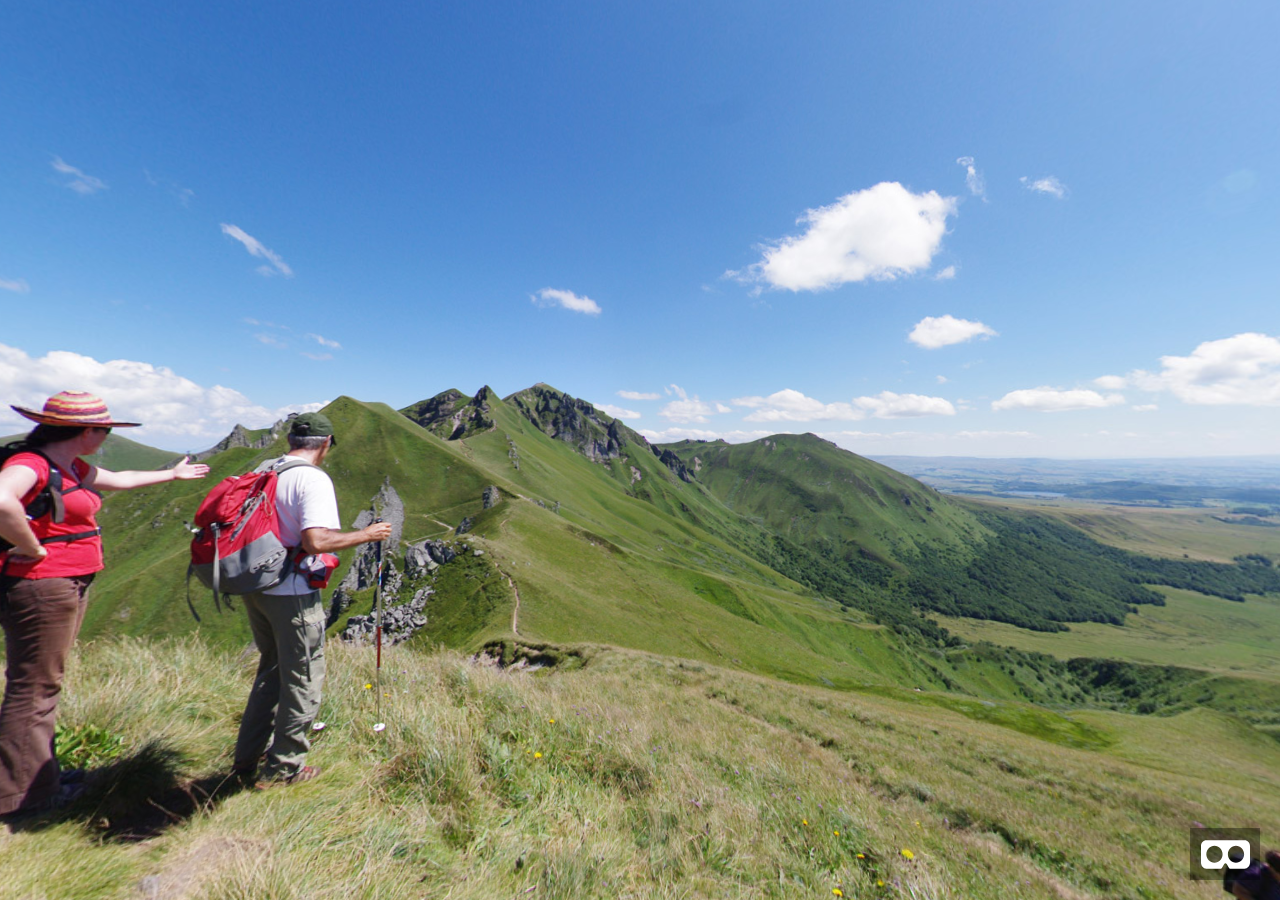
<file: new.html>
<!DOCTYPE html>
<html>
  <head>
    <meta charset="utf-8">
    <title>Panorama</title>
    <meta name="description" content="Panorama — A-Frame">
    <script src="aframe-master.min.js"></script>
  </head>
  <body>
    <a-scene>
      <a-sky src="puydesancy.jpg" rotation="0 -130 0"></a-sky>
    </a-scene>
  </body>
</html>
</file>
